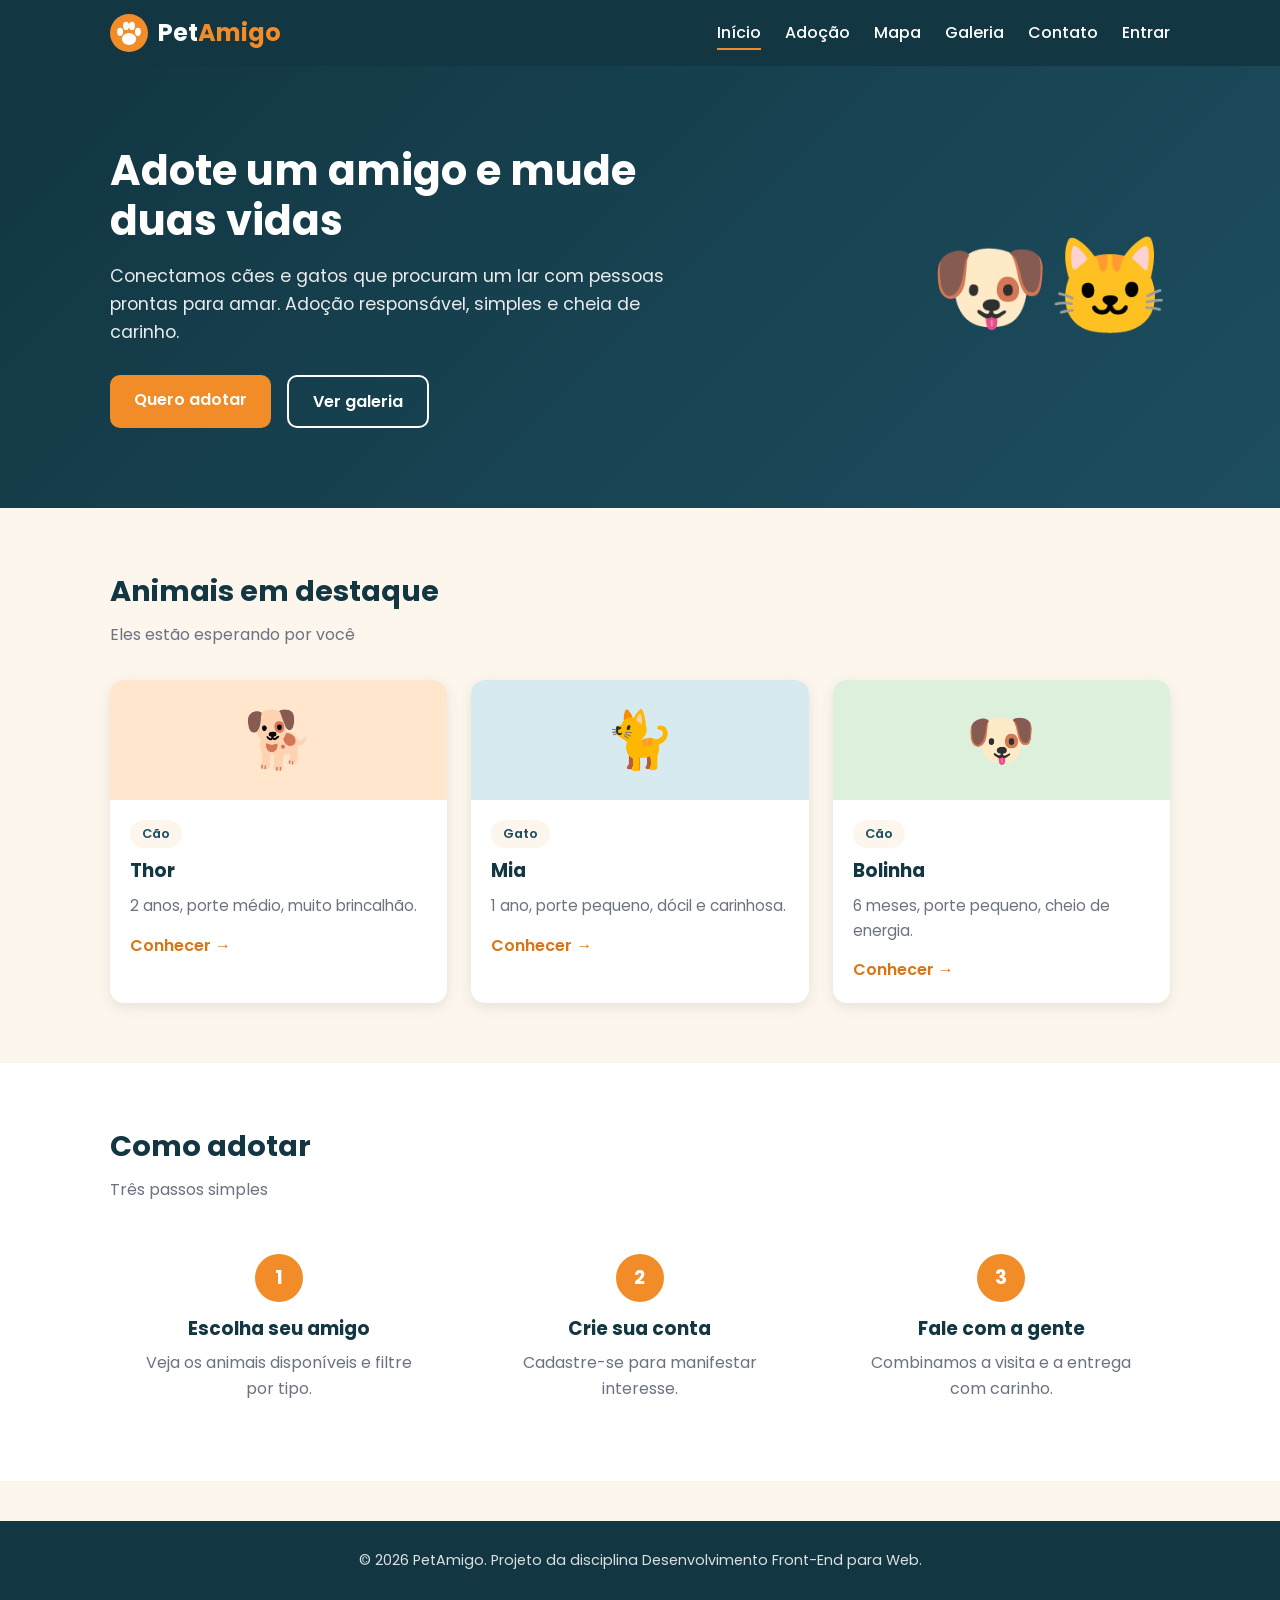
<file: index.html>
<!DOCTYPE html>
<html lang="pt-BR">
<head>
  <meta charset="UTF-8">
  <meta name="viewport" content="width=device-width, initial-scale=1.0">
  <meta name="description" content="PetAmigo: adoção responsável e cuidados com cães e gatos.">
  <title>PetAmigo | Adoção e cuidados com animais</title>
  <link rel="preconnect" href="https://fonts.googleapis.com">
  <link href="https://fonts.googleapis.com/css2?family=Poppins:wght@400;500;600;700&display=swap" rel="stylesheet">
  <link rel="stylesheet" href="css/style.css">
  <link rel="stylesheet" href="css/responsivo.css">
</head>
<body>

  <!-- ===== Cabeçalho ===== -->
  <header class="cabecalho">
    <div class="container">
      <a href="index.html" class="logo" aria-label="PetAmigo - página inicial">
        <svg viewBox="0 0 64 64" xmlns="http://www.w3.org/2000/svg" aria-hidden="true">
          <circle cx="32" cy="32" r="32" fill="#f28c28"/>
          <ellipse cx="32" cy="42" rx="12" ry="10" fill="#fff"/>
          <ellipse cx="17" cy="30" rx="5" ry="7" fill="#fff"/>
          <ellipse cx="27" cy="20" rx="5" ry="7" fill="#fff"/>
          <ellipse cx="37" cy="20" rx="5" ry="7" fill="#fff"/>
          <ellipse cx="47" cy="30" rx="5" ry="7" fill="#fff"/>
        </svg>
        <strong>Pet<span>Amigo</span></strong>
      </a>
      <button class="btn-menu" id="btn-menu" aria-label="Abrir menu" aria-expanded="false">☰</button>
      <nav>
        <ul class="menu">
          <li><a href="index.html" class="ativo">Início</a></li>
          <li><a href="pages/adocao.html">Adoção</a></li>
          <li><a href="pages/mapa.html">Mapa</a></li>
          <li><a href="pages/galeria.html">Galeria</a></li>
          <li><a href="pages/contato.html">Contato</a></li>
          <li><a href="pages/entrar.html">Entrar</a></li>
        </ul>
      </nav>
    </div>
  </header>

  <main>

    <!-- ===== Banner ===== -->
    <section class="hero">
      <div class="container hero-conteudo">
        <div class="hero-texto">
          <h1>Adote um amigo e mude duas vidas</h1>
          <p>Conectamos cães e gatos que procuram um lar com pessoas prontas para amar. Adoção responsável, simples e cheia de carinho.</p>
          <div class="hero-botoes">
            <a href="pages/adocao.html" class="btn btn-primario">Quero adotar</a>
            <a href="pages/galeria.html" class="btn btn-secundario">Ver galeria</a>
          </div>
        </div>
        <div class="hero-emoji" aria-hidden="true">🐶🐱</div>
      </div>
    </section>

    <!-- ===== Animais em destaque ===== -->
    <section>
      <div class="container">
        <h2 class="titulo-secao">Animais em destaque</h2>
        <p class="subtitulo-secao">Eles estão esperando por você</p>

        <div class="grade-cards">
          <article class="card card-animal">
            <div class="card-topo topo-laranja" aria-hidden="true">🐕</div>
            <div class="card-corpo">
              <span class="etiqueta">Cão</span>
              <h3>Thor</h3>
              <p>2 anos, porte médio, muito brincalhão.</p>
              <a href="pages/adocao.html" class="link-card">Conhecer →</a>
            </div>
          </article>

          <article class="card card-animal">
            <div class="card-topo topo-azul" aria-hidden="true">🐈</div>
            <div class="card-corpo">
              <span class="etiqueta">Gato</span>
              <h3>Mia</h3>
              <p>1 ano, porte pequeno, dócil e carinhosa.</p>
              <a href="pages/adocao.html" class="link-card">Conhecer →</a>
            </div>
          </article>

          <article class="card card-animal">
            <div class="card-topo topo-verde" aria-hidden="true">🐶</div>
            <div class="card-corpo">
              <span class="etiqueta">Cão</span>
              <h3>Bolinha</h3>
              <p>6 meses, porte pequeno, cheio de energia.</p>
              <a href="pages/adocao.html" class="link-card">Conhecer →</a>
            </div>
          </article>
        </div>
      </div>
    </section>

    <!-- ===== Como adotar ===== -->
    <section class="como-adotar">
      <div class="container">
        <h2 class="titulo-secao">Como adotar</h2>
        <p class="subtitulo-secao">Três passos simples</p>

        <div class="grade-cards">
          <div class="passo">
            <span class="passo-numero">1</span>
            <h3>Escolha seu amigo</h3>
            <p>Veja os animais disponíveis e filtre por tipo.</p>
          </div>
          <div class="passo">
            <span class="passo-numero">2</span>
            <h3>Crie sua conta</h3>
            <p>Cadastre-se para manifestar interesse.</p>
          </div>
          <div class="passo">
            <span class="passo-numero">3</span>
            <h3>Fale com a gente</h3>
            <p>Combinamos a visita e a entrega com carinho.</p>
          </div>
        </div>
      </div>
    </section>

  </main>

  <!-- ===== Rodapé ===== -->
  <footer class="rodape">
    <div class="container">
      <p>&copy; 2026 PetAmigo. Projeto da disciplina Desenvolvimento Front-End para Web.</p>
    </div>
  </footer>

  <script src="js/menu.js"></script>
</body>
</html>
</file>
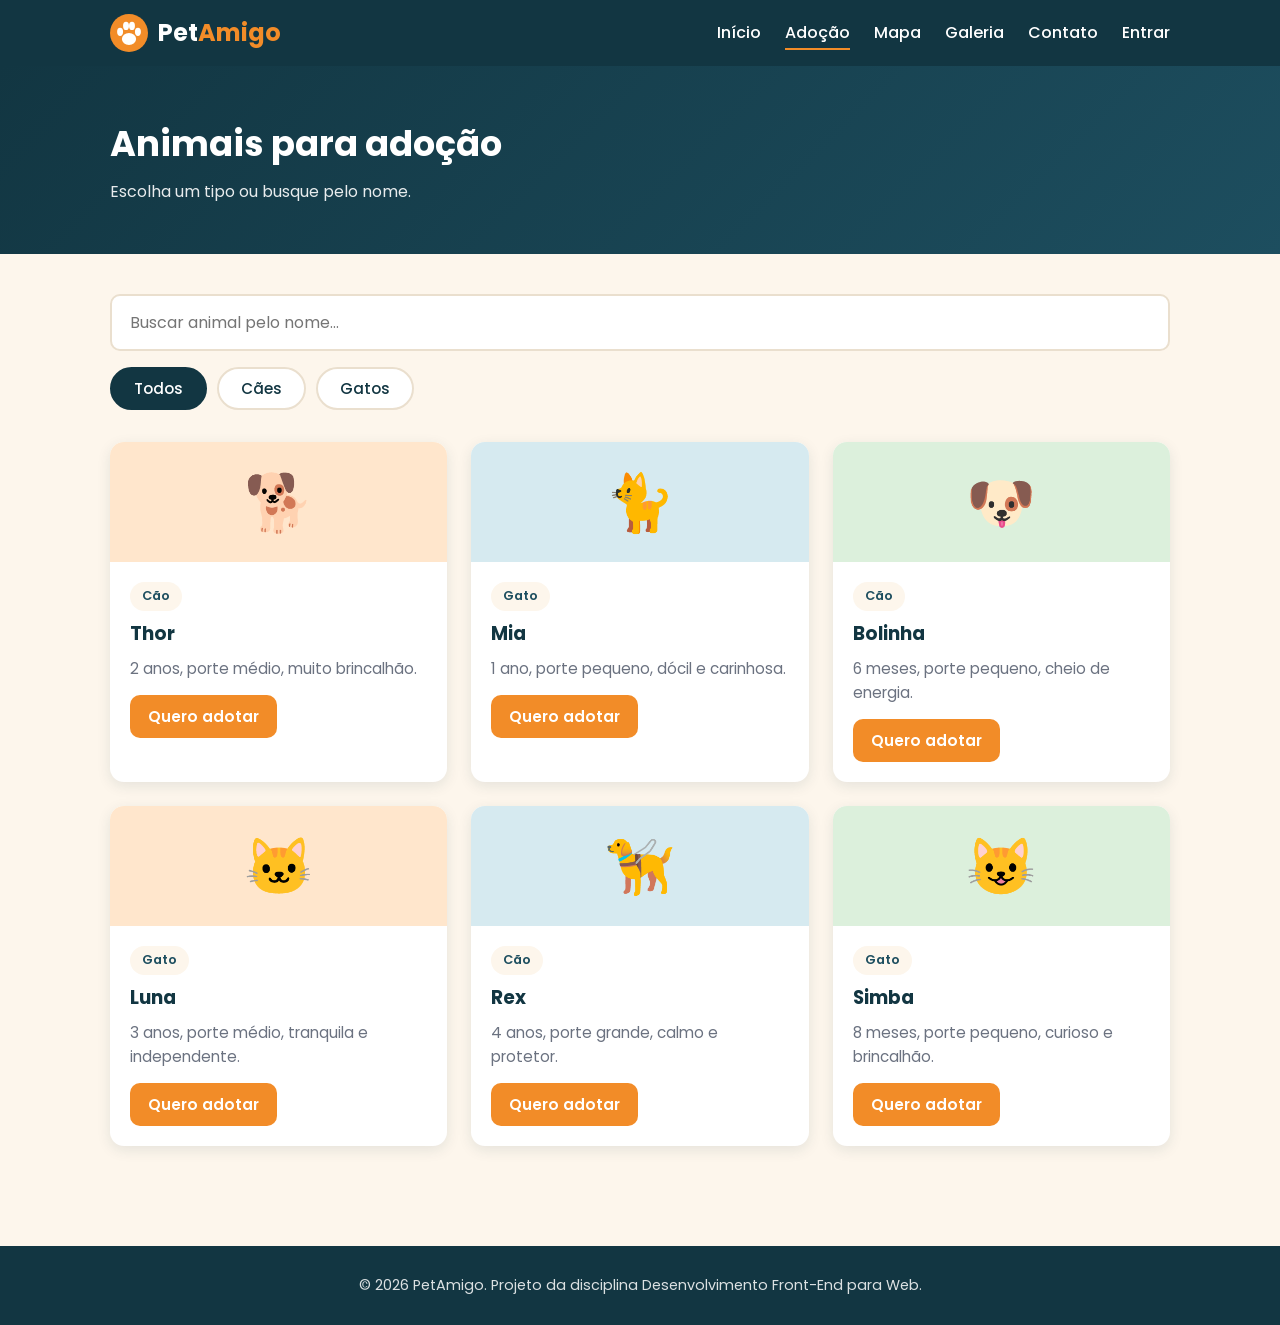
<file: pages/adocao.html>
<!DOCTYPE html>
<html lang="pt-BR">
<head>
  <meta charset="UTF-8">
  <meta name="viewport" content="width=device-width, initial-scale=1.0">
  <meta name="description" content="Conheça os cães e gatos disponíveis para adoção no PetAmigo.">
  <title>Adoção | PetAmigo</title>
  <link rel="preconnect" href="https://fonts.googleapis.com">
  <link href="https://fonts.googleapis.com/css2?family=Poppins:wght@400;500;600;700&display=swap" rel="stylesheet">
  <link rel="stylesheet" href="../css/style.css">
  <link rel="stylesheet" href="../css/responsivo.css">
</head>
<body>

  <!-- ===== Cabeçalho ===== -->
  <header class="cabecalho">
    <div class="container">
      <a href="../index.html" class="logo" aria-label="PetAmigo - página inicial">
        <svg viewBox="0 0 64 64" xmlns="http://www.w3.org/2000/svg" aria-hidden="true">
          <circle cx="32" cy="32" r="32" fill="#f28c28"/>
          <ellipse cx="32" cy="42" rx="12" ry="10" fill="#fff"/>
          <ellipse cx="17" cy="30" rx="5" ry="7" fill="#fff"/>
          <ellipse cx="27" cy="20" rx="5" ry="7" fill="#fff"/>
          <ellipse cx="37" cy="20" rx="5" ry="7" fill="#fff"/>
          <ellipse cx="47" cy="30" rx="5" ry="7" fill="#fff"/>
        </svg>
        <strong>Pet<span>Amigo</span></strong>
      </a>
      <button class="btn-menu" id="btn-menu" aria-label="Abrir menu" aria-expanded="false">☰</button>
      <nav>
        <ul class="menu">
          <li><a href="../index.html">Início</a></li>
          <li><a href="adocao.html" class="ativo">Adoção</a></li>
          <li><a href="mapa.html">Mapa</a></li>
          <li><a href="galeria.html">Galeria</a></li>
          <li><a href="contato.html">Contato</a></li>
          <li><a href="entrar.html">Entrar</a></li>
        </ul>
      </nav>
    </div>
  </header>

  <main>

    <section class="topo-pagina">
      <div class="container">
        <h1>Animais para adoção</h1>
        <p>Escolha um tipo ou busque pelo nome.</p>
      </div>
    </section>

    <section class="area-adocao">
      <div class="container">

        <div class="barra-filtros">
          <input type="search" id="busca" class="campo-busca" placeholder="Buscar animal pelo nome..." aria-label="Buscar animal pelo nome">

          <div class="botoes-filtro">
            <button class="btn-filtro ativo" data-tipo="todos">Todos</button>
            <button class="btn-filtro" data-tipo="cao">Cães</button>
            <button class="btn-filtro" data-tipo="gato">Gatos</button>
          </div>
        </div>

        <div class="grade-cards" id="lista-animais">

          <article class="card card-animal" data-tipo="cao" data-nome="thor">
            <div class="card-topo topo-laranja" aria-hidden="true">🐕</div>
            <div class="card-corpo">
              <span class="etiqueta">Cão</span>
              <h3>Thor</h3>
              <p>2 anos, porte médio, muito brincalhão.</p>
              <button class="btn btn-primario btn-adotar">Quero adotar</button>
            </div>
          </article>

          <article class="card card-animal" data-tipo="gato" data-nome="mia">
            <div class="card-topo topo-azul" aria-hidden="true">🐈</div>
            <div class="card-corpo">
              <span class="etiqueta">Gato</span>
              <h3>Mia</h3>
              <p>1 ano, porte pequeno, dócil e carinhosa.</p>
              <button class="btn btn-primario btn-adotar">Quero adotar</button>
            </div>
          </article>

          <article class="card card-animal" data-tipo="cao" data-nome="bolinha">
            <div class="card-topo topo-verde" aria-hidden="true">🐶</div>
            <div class="card-corpo">
              <span class="etiqueta">Cão</span>
              <h3>Bolinha</h3>
              <p>6 meses, porte pequeno, cheio de energia.</p>
              <button class="btn btn-primario btn-adotar">Quero adotar</button>
            </div>
          </article>

          <article class="card card-animal" data-tipo="gato" data-nome="luna">
            <div class="card-topo topo-laranja" aria-hidden="true">🐱</div>
            <div class="card-corpo">
              <span class="etiqueta">Gato</span>
              <h3>Luna</h3>
              <p>3 anos, porte médio, tranquila e independente.</p>
              <button class="btn btn-primario btn-adotar">Quero adotar</button>
            </div>
          </article>

          <article class="card card-animal" data-tipo="cao" data-nome="rex">
            <div class="card-topo topo-azul" aria-hidden="true">🦮</div>
            <div class="card-corpo">
              <span class="etiqueta">Cão</span>
              <h3>Rex</h3>
              <p>4 anos, porte grande, calmo e protetor.</p>
              <button class="btn btn-primario btn-adotar">Quero adotar</button>
            </div>
          </article>

          <article class="card card-animal" data-tipo="gato" data-nome="simba">
            <div class="card-topo topo-verde" aria-hidden="true">😺</div>
            <div class="card-corpo">
              <span class="etiqueta">Gato</span>
              <h3>Simba</h3>
              <p>8 meses, porte pequeno, curioso e brincalhão.</p>
              <button class="btn btn-primario btn-adotar">Quero adotar</button>
            </div>
          </article>

        </div>

        <p class="sem-resultado" id="sem-resultado" hidden>Nenhum animal encontrado. Tente outra busca ou filtro.</p>

        <p class="aviso-adocao" id="aviso-adocao" hidden></p>

      </div>
    </section>

  </main>

  <!-- ===== Rodapé ===== -->
  <footer class="rodape">
    <div class="container">
      <p>&copy; 2026 PetAmigo. Projeto da disciplina Desenvolvimento Front-End para Web.</p>
    </div>
  </footer>

  <script src="../js/adocao.js"></script>
  <script src="../js/menu.js"></script>
</body>
</html>
</file>
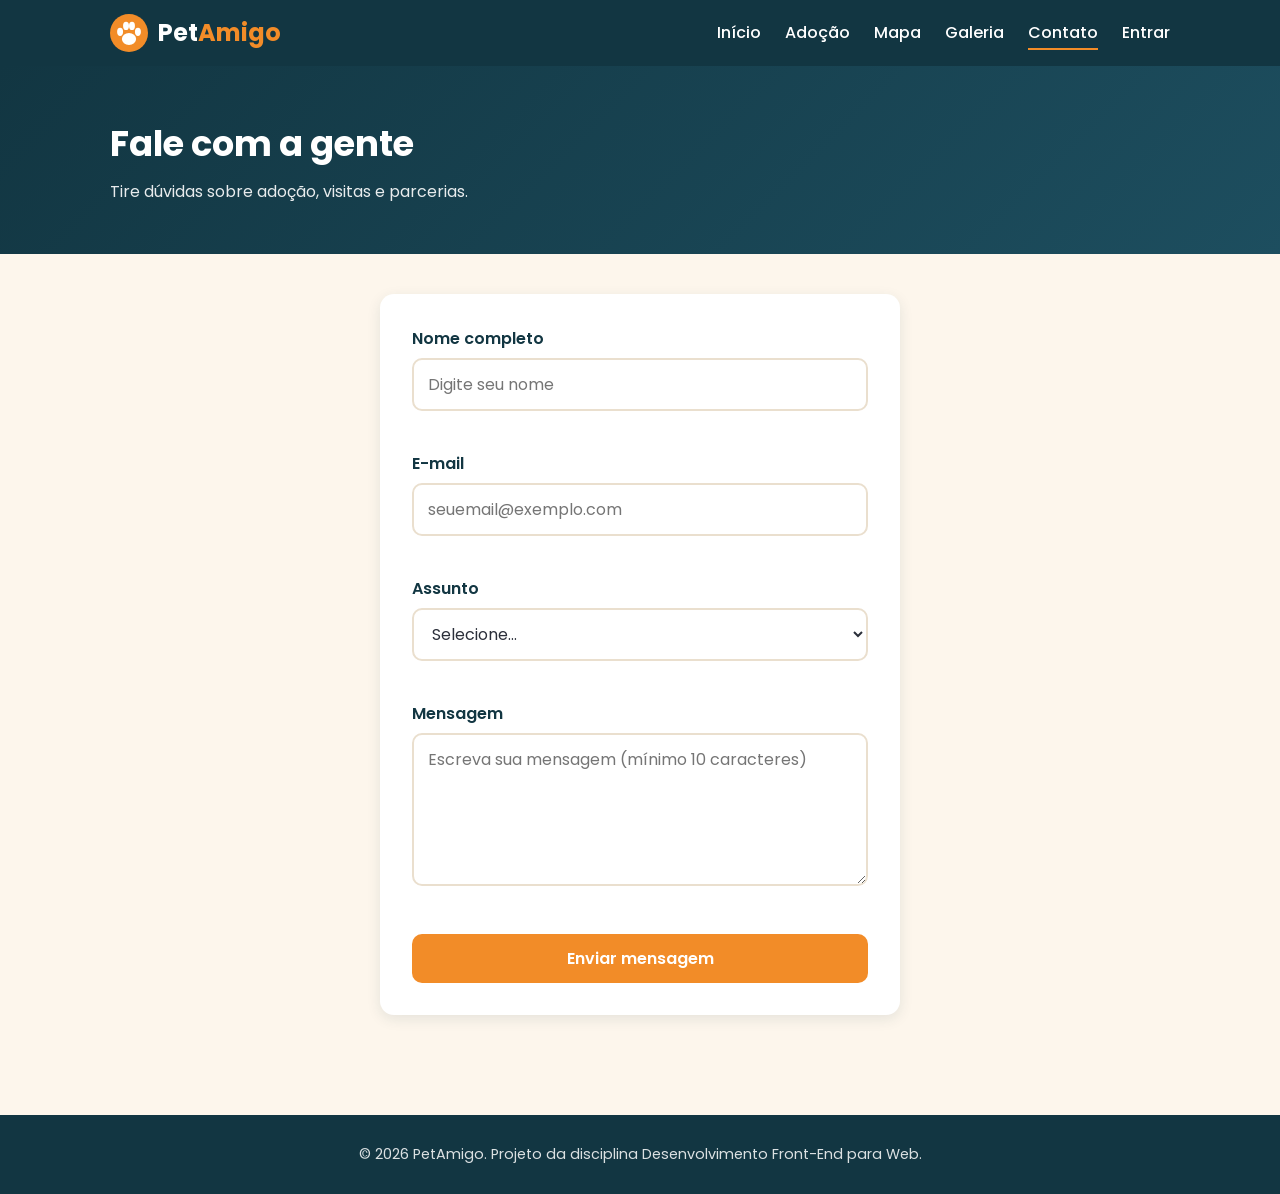
<file: pages/contato.html>
<!DOCTYPE html>
<html lang="pt-BR">
<head>
  <meta charset="UTF-8">
  <meta name="viewport" content="width=device-width, initial-scale=1.0">
  <meta name="description" content="Fale com o PetAmigo: dúvidas sobre adoção, visitas e parcerias.">
  <title>Contato | PetAmigo</title>
  <link rel="preconnect" href="https://fonts.googleapis.com">
  <link href="https://fonts.googleapis.com/css2?family=Poppins:wght@400;500;600;700&display=swap" rel="stylesheet">
  <link rel="stylesheet" href="../css/style.css">
  <link rel="stylesheet" href="../css/responsivo.css">
</head>
<body>

  <!-- ===== Cabeçalho ===== -->
  <header class="cabecalho">
    <div class="container">
      <a href="../index.html" class="logo" aria-label="PetAmigo - página inicial">
        <svg viewBox="0 0 64 64" xmlns="http://www.w3.org/2000/svg" aria-hidden="true">
          <circle cx="32" cy="32" r="32" fill="#f28c28"/>
          <ellipse cx="32" cy="42" rx="12" ry="10" fill="#fff"/>
          <ellipse cx="17" cy="30" rx="5" ry="7" fill="#fff"/>
          <ellipse cx="27" cy="20" rx="5" ry="7" fill="#fff"/>
          <ellipse cx="37" cy="20" rx="5" ry="7" fill="#fff"/>
          <ellipse cx="47" cy="30" rx="5" ry="7" fill="#fff"/>
        </svg>
        <strong>Pet<span>Amigo</span></strong>
      </a>
      <button class="btn-menu" id="btn-menu" aria-label="Abrir menu" aria-expanded="false">☰</button>
      <nav>
        <ul class="menu">
          <li><a href="../index.html">Início</a></li>
          <li><a href="adocao.html">Adoção</a></li>
          <li><a href="mapa.html">Mapa</a></li>
          <li><a href="galeria.html">Galeria</a></li>
          <li><a href="contato.html" class="ativo">Contato</a></li>
          <li><a href="entrar.html">Entrar</a></li>
        </ul>
      </nav>
    </div>
  </header>

  <main>

    <section class="topo-pagina">
      <div class="container">
        <h1>Fale com a gente</h1>
        <p>Tire dúvidas sobre adoção, visitas e parcerias.</p>
      </div>
    </section>

    <section class="area-formulario">
      <div class="container">
        <div class="card caixa-formulario">

          <form id="form-contato" novalidate>

            <div class="campo">
              <label for="nome">Nome completo</label>
              <input type="text" id="nome" name="nome" placeholder="Digite seu nome">
              <small class="erro" id="erro-nome"></small>
            </div>

            <div class="campo">
              <label for="email">E-mail</label>
              <input type="email" id="email" name="email" placeholder="seuemail@exemplo.com">
              <small class="erro" id="erro-email"></small>
            </div>

            <div class="campo">
              <label for="assunto">Assunto</label>
              <select id="assunto" name="assunto">
                <option value="">Selecione...</option>
                <option value="adocao">Quero adotar</option>
                <option value="visita">Agendar visita</option>
                <option value="parceria">Parcerias</option>
                <option value="outro">Outro assunto</option>
              </select>
              <small class="erro" id="erro-assunto"></small>
            </div>

            <div class="campo">
              <label for="mensagem">Mensagem</label>
              <textarea id="mensagem" name="mensagem" rows="5" placeholder="Escreva sua mensagem (mínimo 10 caracteres)"></textarea>
              <small class="erro" id="erro-mensagem"></small>
            </div>

            <button type="submit" class="btn btn-primario btn-largo">Enviar mensagem</button>

            <p class="mensagem-sucesso" id="mensagem-sucesso" hidden>
              ✅ Mensagem enviada! Responderemos em breve.
            </p>

          </form>

        </div>
      </div>
    </section>

  </main>

  <!-- ===== Rodapé ===== -->
  <footer class="rodape">
    <div class="container">
      <p>&copy; 2026 PetAmigo. Projeto da disciplina Desenvolvimento Front-End para Web.</p>
    </div>
  </footer>

  <script src="../js/validacao.js"></script>
  <script src="../js/menu.js"></script>
</body>
</html>
</file>
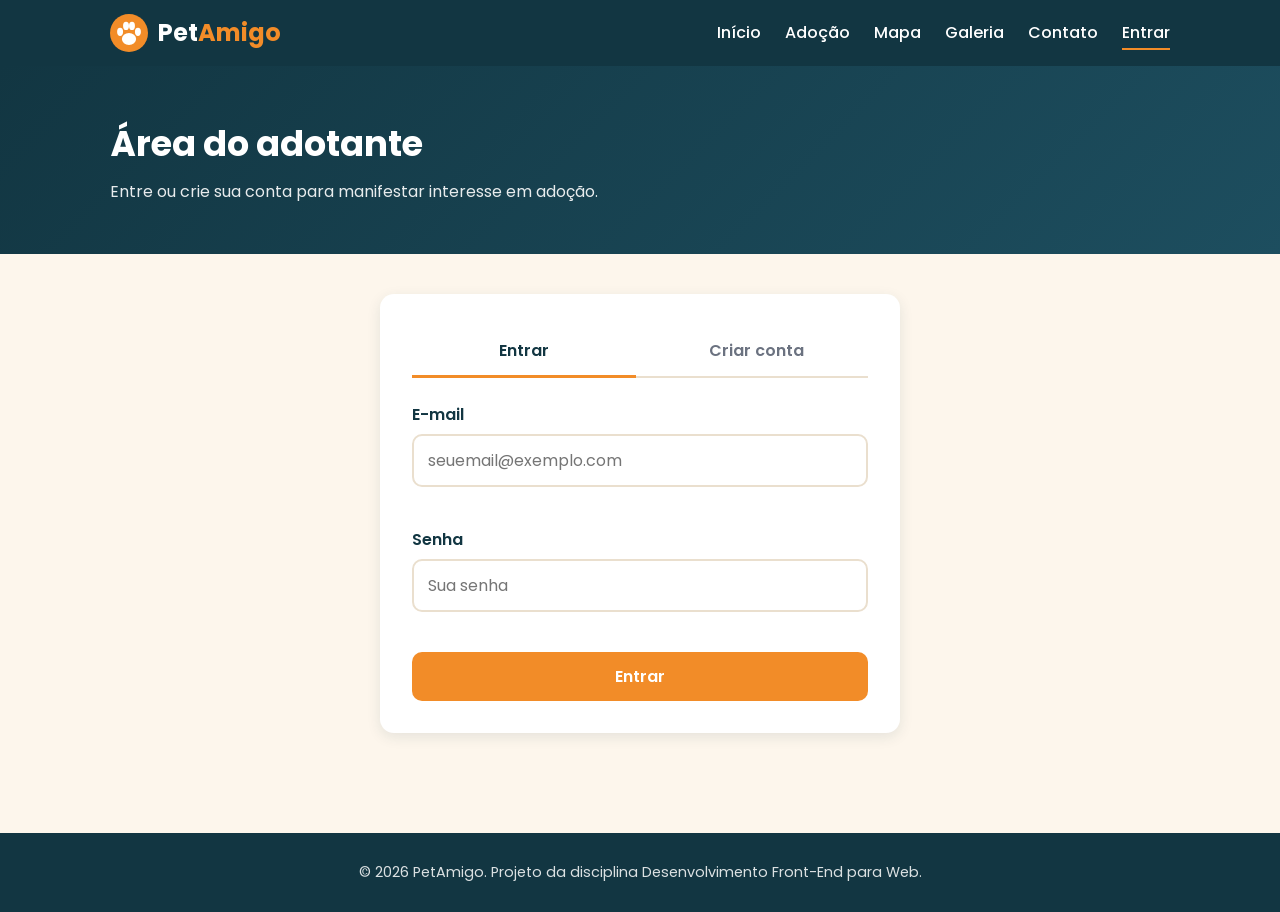
<file: pages/entrar.html>
<!DOCTYPE html>
<html lang="pt-BR">
<head>
  <meta charset="UTF-8">
  <meta name="viewport" content="width=device-width, initial-scale=1.0">
  <meta name="description" content="Entre ou crie sua conta no PetAmigo.">
  <title>Entrar | PetAmigo</title>
  <link rel="preconnect" href="https://fonts.googleapis.com">
  <link href="https://fonts.googleapis.com/css2?family=Poppins:wght@400;500;600;700&display=swap" rel="stylesheet">
  <link rel="stylesheet" href="../css/style.css">
  <link rel="stylesheet" href="../css/responsivo.css">
</head>
<body>

  <!-- ===== Cabeçalho ===== -->
  <header class="cabecalho">
    <div class="container">
      <a href="../index.html" class="logo" aria-label="PetAmigo - página inicial">
        <svg viewBox="0 0 64 64" xmlns="http://www.w3.org/2000/svg" aria-hidden="true">
          <circle cx="32" cy="32" r="32" fill="#f28c28"/>
          <ellipse cx="32" cy="42" rx="12" ry="10" fill="#fff"/>
          <ellipse cx="17" cy="30" rx="5" ry="7" fill="#fff"/>
          <ellipse cx="27" cy="20" rx="5" ry="7" fill="#fff"/>
          <ellipse cx="37" cy="20" rx="5" ry="7" fill="#fff"/>
          <ellipse cx="47" cy="30" rx="5" ry="7" fill="#fff"/>
        </svg>
        <strong>Pet<span>Amigo</span></strong>
      </a>
      <button class="btn-menu" id="btn-menu" aria-label="Abrir menu" aria-expanded="false">☰</button>
      <nav>
        <ul class="menu">
          <li><a href="../index.html">Início</a></li>
          <li><a href="adocao.html">Adoção</a></li>
          <li><a href="mapa.html">Mapa</a></li>
          <li><a href="galeria.html">Galeria</a></li>
          <li><a href="contato.html">Contato</a></li>
          <li><a href="entrar.html" class="ativo">Entrar</a></li>
        </ul>
      </nav>
    </div>
  </header>

  <main>

    <section class="topo-pagina">
      <div class="container">
        <h1>Área do adotante</h1>
        <p>Entre ou crie sua conta para manifestar interesse em adoção.</p>
      </div>
    </section>

    <section class="area-formulario">
      <div class="container">
        <div class="card caixa-formulario">

          <!-- Usuário logado -->
          <div id="area-logado" hidden>
            <h2 class="titulo-secao" id="saudacao"></h2>
            <p class="subtitulo-secao">Você está conectado(a). Agora é só escolher seu novo amigo!</p>
            <a href="adocao.html" class="btn btn-primario btn-largo">Ver animais</a>
            <button type="button" class="btn btn-sair btn-largo" id="btn-sair">Sair</button>
          </div>

          <!-- Formulários -->
          <div id="area-forms">
            <div class="abas" role="tablist">
              <button type="button" class="aba ativa" id="aba-entrar" role="tab" aria-selected="true">Entrar</button>
              <button type="button" class="aba" id="aba-cadastro" role="tab" aria-selected="false">Criar conta</button>
            </div>

            <!-- Login -->
            <form id="form-login" novalidate>
              <div class="campo">
                <label for="login-email">E-mail</label>
                <input type="email" id="login-email" placeholder="seuemail@exemplo.com">
                <small class="erro" id="erro-login-email"></small>
              </div>
              <div class="campo">
                <label for="login-senha">Senha</label>
                <input type="password" id="login-senha" placeholder="Sua senha">
                <small class="erro" id="erro-login-senha"></small>
              </div>
              <button type="submit" class="btn btn-primario btn-largo">Entrar</button>
            </form>

            <!-- Cadastro -->
            <form id="form-cadastro" novalidate hidden>
              <div class="campo">
                <label for="cad-nome">Nome completo</label>
                <input type="text" id="cad-nome" placeholder="Digite seu nome">
                <small class="erro" id="erro-cad-nome"></small>
              </div>
              <div class="campo">
                <label for="cad-email">E-mail</label>
                <input type="email" id="cad-email" placeholder="seuemail@exemplo.com">
                <small class="erro" id="erro-cad-email"></small>
              </div>
              <div class="campo">
                <label for="cad-senha">Senha</label>
                <input type="password" id="cad-senha" placeholder="Mínimo de 6 caracteres">
                <small class="erro" id="erro-cad-senha"></small>
              </div>
              <div class="campo">
                <label for="cad-confirmar">Confirmar senha</label>
                <input type="password" id="cad-confirmar" placeholder="Repita a senha">
                <small class="erro" id="erro-cad-confirmar"></small>
              </div>
              <button type="submit" class="btn btn-primario btn-largo">Criar conta</button>
            </form>

            <p class="mensagem-sucesso" id="msg-conta" hidden></p>
          </div>

        </div>
      </div>
    </section>

  </main>

  <!-- ===== Rodapé ===== -->
  <footer class="rodape">
    <div class="container">
      <p>&copy; 2026 PetAmigo. Projeto da disciplina Desenvolvimento Front-End para Web.</p>
    </div>
  </footer>

  <script src="../js/validacao.js"></script>
  <script src="../js/login.js"></script>
  <script src="../js/menu.js"></script>
</body>
</html>
</file>
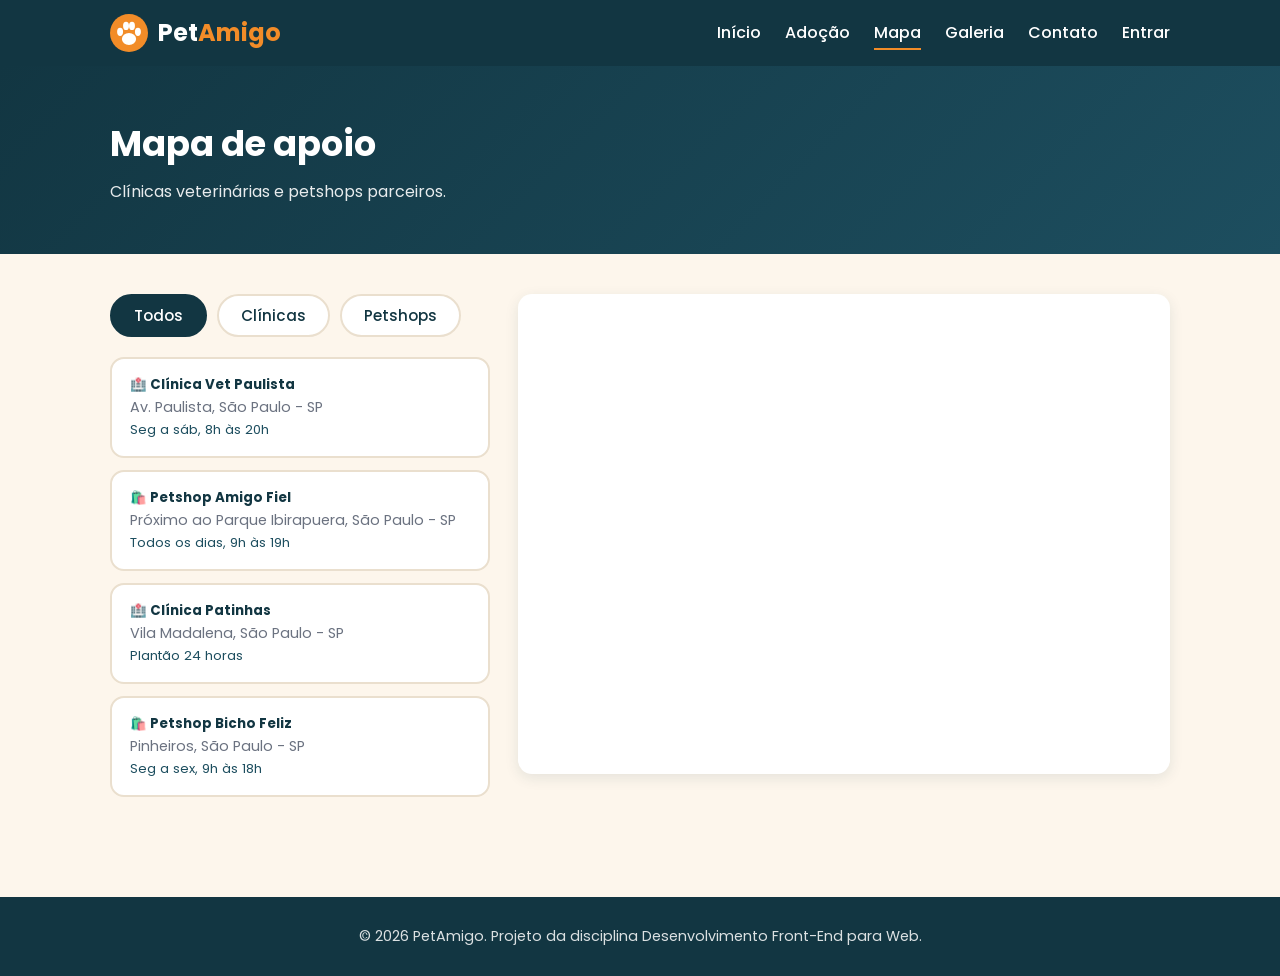
<file: pages/mapa.html>
<!DOCTYPE html>
<html lang="pt-BR">
<head>
  <meta charset="UTF-8">
  <meta name="viewport" content="width=device-width, initial-scale=1.0">
  <meta name="description" content="Encontre clínicas veterinárias e petshops parceiros do PetAmigo.">
  <title>Mapa | PetAmigo</title>
  <link rel="preconnect" href="https://fonts.googleapis.com">
  <link href="https://fonts.googleapis.com/css2?family=Poppins:wght@400;500;600;700&display=swap" rel="stylesheet">
  <link rel="stylesheet" href="../css/style.css">
  <link rel="stylesheet" href="../css/responsivo.css">
</head>
<body>

  <!-- ===== Cabeçalho ===== -->
  <header class="cabecalho">
    <div class="container">
      <a href="../index.html" class="logo" aria-label="PetAmigo - página inicial">
        <svg viewBox="0 0 64 64" xmlns="http://www.w3.org/2000/svg" aria-hidden="true">
          <circle cx="32" cy="32" r="32" fill="#f28c28"/>
          <ellipse cx="32" cy="42" rx="12" ry="10" fill="#fff"/>
          <ellipse cx="17" cy="30" rx="5" ry="7" fill="#fff"/>
          <ellipse cx="27" cy="20" rx="5" ry="7" fill="#fff"/>
          <ellipse cx="37" cy="20" rx="5" ry="7" fill="#fff"/>
          <ellipse cx="47" cy="30" rx="5" ry="7" fill="#fff"/>
        </svg>
        <strong>Pet<span>Amigo</span></strong>
      </a>
      <button class="btn-menu" id="btn-menu" aria-label="Abrir menu" aria-expanded="false">☰</button>
      <nav>
        <ul class="menu">
          <li><a href="../index.html">Início</a></li>
          <li><a href="adocao.html">Adoção</a></li>
          <li><a href="mapa.html" class="ativo">Mapa</a></li>
          <li><a href="galeria.html">Galeria</a></li>
          <li><a href="contato.html">Contato</a></li>
          <li><a href="entrar.html">Entrar</a></li>
        </ul>
      </nav>
    </div>
  </header>

  <main>

    <section class="topo-pagina">
      <div class="container">
        <h1>Mapa de apoio</h1>
        <p>Clínicas veterinárias e petshops parceiros.</p>
      </div>
    </section>

    <section class="area-mapa">
      <div class="container mapa-grade">

        <div class="mapa-lista">
          <div class="botoes-filtro">
            <button class="btn-filtro ativo" data-tipo="todos">Todos</button>
            <button class="btn-filtro" data-tipo="clinica">Clínicas</button>
            <button class="btn-filtro" data-tipo="petshop">Petshops</button>
          </div>

          <ul class="lista-locais" id="lista-locais">
            <li>
              <button class="local-btn" data-tipo="clinica" data-busca="Avenida Paulista, São Paulo">
                <strong>🏥 Clínica Vet Paulista</strong>
                <span>Av. Paulista, São Paulo - SP</span>
                <small>Seg a sáb, 8h às 20h</small>
              </button>
            </li>
            <li>
              <button class="local-btn" data-tipo="petshop" data-busca="Parque Ibirapuera, São Paulo">
                <strong>🛍️ Petshop Amigo Fiel</strong>
                <span>Próximo ao Parque Ibirapuera, São Paulo - SP</span>
                <small>Todos os dias, 9h às 19h</small>
              </button>
            </li>
            <li>
              <button class="local-btn" data-tipo="clinica" data-busca="Vila Madalena, São Paulo">
                <strong>🏥 Clínica Patinhas</strong>
                <span>Vila Madalena, São Paulo - SP</span>
                <small>Plantão 24 horas</small>
              </button>
            </li>
            <li>
              <button class="local-btn" data-tipo="petshop" data-busca="Pinheiros, São Paulo">
                <strong>🛍️ Petshop Bicho Feliz</strong>
                <span>Pinheiros, São Paulo - SP</span>
                <small>Seg a sex, 9h às 18h</small>
              </button>
            </li>
          </ul>
        </div>

        <div class="mapa-caixa">
          <iframe
            id="mapa-frame"
            title="Mapa com a localização do ponto selecionado"
            src="https://www.google.com/maps?q=Avenida+Paulista,+São+Paulo&output=embed"
            loading="lazy"
            referrerpolicy="no-referrer-when-downgrade"></iframe>
        </div>

      </div>
    </section>

  </main>

  <!-- ===== Rodapé ===== -->
  <footer class="rodape">
    <div class="container">
      <p>&copy; 2026 PetAmigo. Projeto da disciplina Desenvolvimento Front-End para Web.</p>
    </div>
  </footer>

  <script src="../js/mapa.js"></script>
  <script src="../js/menu.js"></script>
</body>
</html>
</file>
<file: css/style.css>
/* ===== Variáveis (paleta e fontes) ===== */
:root {
  --laranja: #f28c28;
  --laranja-escuro: #d97514;
  --petroleo: #1d4e5f;
  --petroleo-escuro: #123642;
  --creme: #fdf6ec;
  --branco: #ffffff;
  --texto: #2b2f3a;
  --cinza: #6b7280;
  --borda: #eadfce;
  --raio: 14px;
  --sombra: 0 4px 14px rgba(18, 54, 66, 0.1);
}

/* ===== Reset básico ===== */
* {
  margin: 0;
  padding: 0;
  box-sizing: border-box;
}

body {
  font-family: "Poppins", Arial, sans-serif;
  background: var(--creme);
  color: var(--texto);
  line-height: 1.6;
}

img {
  max-width: 100%;
  display: block;
}

a {
  color: inherit;
  text-decoration: none;
}

ul {
  list-style: none;
}

[hidden] {
  display: none !important;
}

/* ===== Container e seções ===== */
.container {
  width: 100%;
  max-width: 1100px;
  margin: 0 auto;
  padding: 0 20px;
}

section {
  padding: 60px 0;
}

.titulo-secao {
  font-size: 1.8rem;
  color: var(--petroleo-escuro);
  margin-bottom: 8px;
}

.subtitulo-secao {
  color: var(--cinza);
  margin-bottom: 32px;
}

/* ===== Botões ===== */
.btn {
  display: inline-block;
  padding: 12px 24px;
  border: none;
  border-radius: 10px;
  font-family: inherit;
  font-size: 1rem;
  font-weight: 600;
  cursor: pointer;
  transition: background 0.2s, transform 0.2s;
}

.btn-primario {
  background: var(--laranja);
  color: var(--branco);
}

.btn-primario:hover {
  background: var(--laranja-escuro);
  transform: translateY(-2px);
}

.btn-secundario {
  background: transparent;
  color: var(--branco);
  border: 2px solid var(--branco);
}

.btn-secundario:hover {
  background: var(--branco);
  color: var(--petroleo-escuro);
}

/* ===== Cabeçalho ===== */
.cabecalho {
  background: var(--petroleo-escuro);
  position: sticky;
  top: 0;
  z-index: 100;
}

.cabecalho .container {
  display: flex;
  align-items: center;
  justify-content: space-between;
  padding-top: 14px;
  padding-bottom: 14px;
}

.logo {
  display: flex;
  align-items: center;
  gap: 10px;
  color: var(--branco);
  font-size: 1.5rem;
  font-weight: 700;
}

.logo svg {
  width: 38px;
  height: 38px;
}

.logo span {
  color: var(--laranja);
}

.menu {
  display: flex;
  gap: 24px;
}

.menu a {
  color: var(--branco);
  font-weight: 500;
  padding-bottom: 4px;
  border-bottom: 2px solid transparent;
  transition: border-color 0.2s;
}

.menu a:hover,
.menu a.ativo {
  border-bottom-color: var(--laranja);
}

/* ===== Rodapé ===== */
.rodape {
  background: var(--petroleo-escuro);
  color: var(--branco);
  text-align: center;
  padding: 28px 0;
  margin-top: 40px;
}

.rodape p {
  font-size: 0.9rem;
  opacity: 0.85;
}

/* ===== Cards ===== */
.grade-cards {
  display: grid;
  grid-template-columns: repeat(auto-fill, minmax(250px, 1fr));
  gap: 24px;
}

.card {
  background: var(--branco);
  border-radius: var(--raio);
  box-shadow: var(--sombra);
  overflow: hidden;
  transition: transform 0.2s;
}

.card:hover {
  transform: translateY(-4px);
}

/* ===== Topo das páginas internas ===== */
.topo-pagina {
  background: linear-gradient(135deg, var(--petroleo-escuro), var(--petroleo));
  color: var(--branco);
  padding: 50px 0;
}

.topo-pagina h1 {
  font-size: 2.2rem;
  margin-bottom: 6px;
}

.topo-pagina p {
  opacity: 0.9;
}
.logo strong {
  font-weight: 700;
}
/* ===== Hero ===== */
.hero {
  background: linear-gradient(135deg, var(--petroleo-escuro), var(--petroleo));
  color: var(--branco);
  padding: 80px 0;
}

.hero-conteudo {
  display: flex;
  align-items: center;
  justify-content: space-between;
  gap: 40px;
}

.hero-texto {
  max-width: 560px;
}

.hero-texto h1 {
  font-size: 2.6rem;
  line-height: 1.2;
  margin-bottom: 16px;
}

.hero-texto p {
  font-size: 1.1rem;
  opacity: 0.9;
  margin-bottom: 28px;
}

.hero-botoes {
  display: flex;
  gap: 16px;
  flex-wrap: wrap;
}

.hero-emoji {
  font-size: 6rem;
  line-height: 1;
}

/* ===== Cards de animais ===== */
.card-topo {
  height: 120px;
  display: flex;
  align-items: center;
  justify-content: center;
  font-size: 3.5rem;
}

.topo-laranja { background: #ffe6cc; }
.topo-azul { background: #d6eaf0; }
.topo-verde { background: #dcf0dc; }

.card-corpo {
  padding: 20px;
}

.card-corpo h3 {
  color: var(--petroleo-escuro);
  margin: 8px 0;
}

.card-corpo p {
  color: var(--cinza);
  font-size: 0.95rem;
  margin-bottom: 14px;
}

.etiqueta {
  display: inline-block;
  background: var(--creme);
  color: var(--petroleo);
  font-size: 0.8rem;
  font-weight: 600;
  padding: 4px 12px;
  border-radius: 20px;
}

.link-card {
  color: var(--laranja-escuro);
  font-weight: 600;
}

.link-card:hover {
  text-decoration: underline;
}

/* ===== Como adotar ===== */
.como-adotar {
  background: var(--branco);
}

.passo {
  text-align: center;
  padding: 20px;
}

.passo-numero {
  display: inline-flex;
  align-items: center;
  justify-content: center;
  width: 48px;
  height: 48px;
  background: var(--laranja);
  color: var(--branco);
  font-weight: 700;
  font-size: 1.2rem;
  border-radius: 50%;
  margin-bottom: 12px;
}

.passo h3 {
  color: var(--petroleo-escuro);
  margin-bottom: 6px;
}

.passo p {
  color: var(--cinza);
}
/* ===== Busca e filtros ===== */
.area-adocao {
  padding-top: 40px;
}

.barra-filtros {
  display: flex;
  flex-direction: column;
  gap: 16px;
  margin-bottom: 32px;
}

.campo-busca {
  width: 100%;
  padding: 14px 18px;
  font-family: inherit;
  font-size: 1rem;
  border: 2px solid var(--borda);
  border-radius: 10px;
  background: var(--branco);
  color: var(--texto);
}

.campo-busca:focus {
  outline: none;
  border-color: var(--petroleo);
}

.botoes-filtro {
  display: flex;
  flex-wrap: wrap;
  gap: 10px;
}

.btn-filtro {
  padding: 8px 22px;
  font-family: inherit;
  font-size: 0.95rem;
  font-weight: 500;
  color: var(--petroleo-escuro);
  background: var(--branco);
  border: 2px solid var(--borda);
  border-radius: 24px;
  cursor: pointer;
  transition: background 0.2s, color 0.2s, border-color 0.2s;
}

.btn-filtro:hover {
  border-color: var(--petroleo);
}

.btn-filtro.ativo {
  background: var(--petroleo-escuro);
  color: var(--branco);
  border-color: var(--petroleo-escuro);
}

.btn-adotar {
  padding: 10px 18px;
  font-size: 0.95rem;
}

.btn-adotar:disabled {
  background: var(--cinza);
  cursor: default;
  transform: none;
}

.sem-resultado {
  text-align: center;
  color: var(--cinza);
  padding: 40px 0;
}

.aviso-adocao {
  margin-top: 28px;
  padding: 14px 18px;
  background: #dcf0dc;
  color: #1a6b3a;
  font-weight: 600;
  text-align: center;
  border-radius: 10px;
}
/* ===== Galeria ===== */
.area-galeria {
  padding-top: 40px;
}

.galeria {
  display: grid;
  grid-template-columns: repeat(auto-fill, minmax(240px, 1fr));
  gap: 16px;
}

.foto-btn {
  display: block;
  width: 100%;
  padding: 0;
  border: none;
  background: none;
  border-radius: var(--raio);
  overflow: hidden;
  cursor: zoom-in;
  box-shadow: var(--sombra);
}

.foto-btn img {
  width: 100%;
  height: 220px;
  object-fit: cover;
  transition: transform 0.3s;
}

.foto-btn:hover img,
.foto-btn:focus-visible img {
  transform: scale(1.06);
}

.foto-btn:focus-visible {
  outline: 3px solid var(--laranja);
  outline-offset: 2px;
}

/* ===== Foto ampliada ===== */
.lightbox {
  position: fixed;
  inset: 0;
  z-index: 200;
  display: flex;
  align-items: center;
  justify-content: center;
  background: rgba(10, 25, 30, 0.92);
  padding: 20px;
}

.lb-figura {
  max-width: 900px;
  width: 100%;
  text-align: center;
}

.lb-figura img {
  max-height: 75vh;
  width: auto;
  max-width: 100%;
  margin: 0 auto;
  border-radius: 10px;
}

.lb-figura figcaption {
  color: var(--branco);
  margin-top: 12px;
  font-size: 0.95rem;
}

.lb-fechar,
.lb-nav {
  position: absolute;
  background: rgba(255, 255, 255, 0.15);
  color: var(--branco);
  border: none;
  border-radius: 50%;
  width: 48px;
  height: 48px;
  font-size: 1.6rem;
  line-height: 1;
  cursor: pointer;
  transition: background 0.2s;
}

.lb-fechar:hover,
.lb-nav:hover {
  background: var(--laranja);
}

.lb-fechar {
  top: 20px;
  right: 20px;
}

.lb-nav {
  top: 50%;
  transform: translateY(-50%);
}

.lb-anterior {
  left: 16px;
}

.lb-proximo {
  right: 16px;
}
/* ===== Mapa ===== */
.area-mapa {
  padding-top: 40px;
}

.mapa-grade {
  display: grid;
  grid-template-columns: 380px 1fr;
  gap: 28px;
  align-items: start;
}

.lista-locais {
  display: flex;
  flex-direction: column;
  gap: 12px;
  margin-top: 20px;
}

.local-btn {
  display: flex;
  flex-direction: column;
  gap: 2px;
  width: 100%;
  text-align: left;
  padding: 16px 18px;
  font-family: inherit;
  color: var(--texto);
  background: var(--branco);
  border: 2px solid var(--borda);
  border-radius: var(--raio);
  cursor: pointer;
  transition: border-color 0.2s, box-shadow 0.2s;
}

.local-btn:hover {
  border-color: var(--petroleo);
}

.local-btn.selecionado {
  border-color: var(--laranja);
  box-shadow: var(--sombra);
}

.local-btn strong {
  color: var(--petroleo-escuro);
}

.local-btn span {
  font-size: 0.9rem;
  color: var(--cinza);
}

.local-btn small {
  font-size: 0.82rem;
  color: var(--petroleo);
}

.mapa-caixa {
  border-radius: var(--raio);
  overflow: hidden;
  box-shadow: var(--sombra);
  background: var(--branco);
}

.mapa-caixa iframe {
  display: block;
  width: 100%;
  height: 480px;
  border: 0;
}
/* ===== Formulários ===== */
.area-formulario {
  padding-top: 40px;
}

.caixa-formulario {
  max-width: 520px;
  margin: 0 auto;
  padding: 32px;
}

.caixa-formulario:hover {
  transform: none;
}

.campo {
  margin-bottom: 20px;
}

.campo label {
  display: block;
  font-weight: 600;
  color: var(--petroleo-escuro);
  margin-bottom: 6px;
}

.campo input,
.campo select,
.campo textarea {
  width: 100%;
  padding: 12px 14px;
  font-family: inherit;
  font-size: 1rem;
  color: var(--texto);
  background: var(--branco);
  border: 2px solid var(--borda);
  border-radius: 10px;
}

.campo textarea {
  resize: vertical;
}

.campo input:focus,
.campo select:focus,
.campo textarea:focus {
  outline: none;
  border-color: var(--petroleo);
}

.campo .invalido {
  border-color: #d93025;
}

.campo .valido {
  border-color: #1a7f4b;
}

.erro {
  display: block;
  min-height: 1.2em;
  margin-top: 4px;
  color: #d93025;
  font-size: 0.85rem;
}

.btn-largo {
  width: 100%;
  text-align: center;
}

.mensagem-sucesso {
  margin-top: 16px;
  padding: 12px 16px;
  background: #dcf0dc;
  color: #1a6b3a;
  font-weight: 600;
  text-align: center;
  border-radius: 10px;
}
/* ===== Abas Entrar / Criar conta ===== */
.abas {
  display: flex;
  gap: 8px;
  margin-bottom: 24px;
  border-bottom: 2px solid var(--borda);
}

.aba {
  flex: 1;
  padding: 12px;
  font-family: inherit;
  font-size: 1rem;
  font-weight: 600;
  color: var(--cinza);
  background: none;
  border: none;
  border-bottom: 3px solid transparent;
  margin-bottom: -2px;
  cursor: pointer;
}

.aba:hover {
  color: var(--petroleo);
}

.aba.ativa {
  color: var(--petroleo-escuro);
  border-bottom-color: var(--laranja);
}

.btn-sair {
  margin-top: 12px;
  color: #d93025;
  background: transparent;
  border: 2px solid #d93025;
}

.btn-sair:hover {
  background: #d93025;
  color: var(--branco);
}
</file>
<file: css/responsivo.css>
/* ===== Botão do menu (escondido no computador) ===== */
.btn-menu {
  display: none;
  background: transparent;
  border: none;
  color: var(--branco);
  font-size: 1.8rem;
  cursor: pointer;
  line-height: 1;
}

/* ===== Tablet (até 900px) ===== */
@media (max-width: 900px) {
  .hero-conteudo {
    flex-direction: column;
    align-items: flex-start;
  }

  .mapa-grade {
    grid-template-columns: 1fr;
  }

  .mapa-caixa iframe {
    height: 320px;
  }
}

/* ===== Celular (até 800px) ===== */
@media (max-width: 800px) {
  section {
    padding: 40px 0;
  }

  /* Menu hambúrguer */
  .btn-menu {
    display: block;
  }

  .cabecalho .container {
    position: relative;
  }

  .cabecalho nav {
    position: absolute;
    top: 100%;
    left: 0;
    right: 0;
  }

  .menu {
    display: none;
    flex-direction: column;
    gap: 0;
    background: var(--petroleo-escuro);
    padding: 8px 20px 16px;
  }

  .menu.aberto {
    display: flex;
  }

  .menu a {
    display: block;
    padding: 12px 0;
    border-bottom: 1px solid rgba(255, 255, 255, 0.12);
  }

  /* Textos */
  .hero {
    padding: 50px 0;
  }

  .hero-texto h1 {
    font-size: 1.9rem;
  }

  .hero-emoji {
    font-size: 4rem;
  }

  .topo-pagina h1 {
    font-size: 1.7rem;
  }

  .titulo-secao {
    font-size: 1.5rem;
  }

  .hero-botoes .btn {
    width: 100%;
    text-align: center;
  }

  /* Cards e galeria em 1 ou 2 colunas */
  .grade-cards {
    grid-template-columns: 1fr;
  }

  .galeria {
    grid-template-columns: repeat(2, 1fr);
    gap: 10px;
  }

  .foto-btn img {
    height: 150px;
  }

  /* Foto ampliada: botões menores */
  .lb-nav {
    width: 40px;
    height: 40px;
    font-size: 1.3rem;
  }

  .lb-anterior {
    left: 6px;
  }

  .lb-proximo {
    right: 6px;
  }

  /* Formulários */
  .caixa-formulario {
    padding: 24px 18px;
  }
}
</file>
